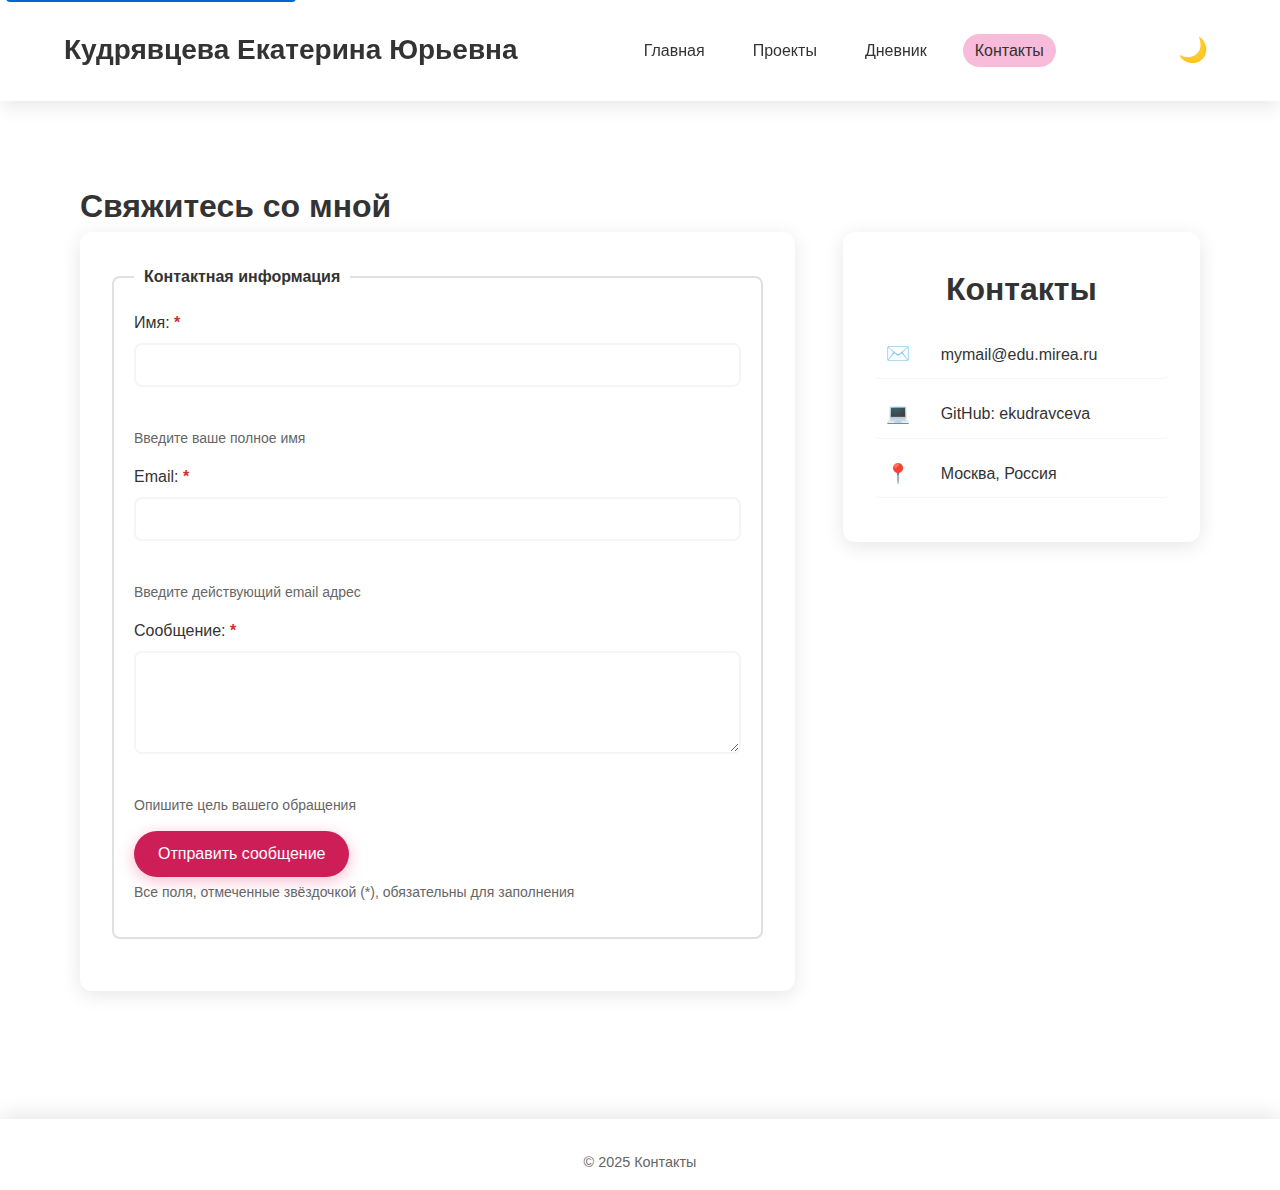
<file: pages/contacts.html>
<!DOCTYPE html>
<html lang="ru">

<head>
    <meta charset="UTF-8">
    <meta name="viewport" content="width=device-width, initial-scale=1, viewport-fit=cover">
    <title>Портфолио | Контакты</title>
    <link rel="stylesheet" href="../styles/styles.css">
</head>

<body>
    <a class="skip-link" href="#main">Перейти к основному содержимому</a>

    <!-- Хедер -->
    <header class="header" role="banner">
        <div class="container">
            <div class="logo">
                <h1>Кудрявцева Екатерина Юрьевна</h1>
            </div>

            <!-- Кнопка гамбургера -->
            <button class="nav-toggle" id="navToggle" aria-label="Открыть меню" aria-expanded="false"
                aria-controls="mainNav">
                <span></span>
                <span></span>
                <span></span>
            </button>

            <nav class="nav" id="mainNav" role="navigation" aria-label="Основная навигация">
                <ul>
                    <li><a href="../index.html" aria-current="page">Главная</a></li>
                    <li><a href="projects.html">Проекты</a></li>
                    <li><a href="diary.html">Дневник</a></li>
                    <li><a href="contacts.html" class="active">Контакты</a></li>
                </ul>
            </nav>

            <button class="theme-toggle" id="themeToggle" aria-label="Переключить тему">🌙</button>
        </div>
    </header>

    <!-- Основной контент -->
    <main id="main" class="main" role="main">
        <section class="contacts" aria-labelledby="contacts-heading">
            <div class="container">
                <h1 id="contacts-heading">Свяжитесь со мной</h1>

                <div class="contacts-content">
                    <div class="contact-form-container">
                        <form class="contact-form" id="contactForm" novalidate aria-live="polite">
                            <fieldset>
                                <legend>Контактная информация</legend>

                                <div class="form-group">
                                    <label for="name">
                                        Имя:
                                        <span class="required" aria-hidden="true">*</span>
                                        <span class="sr-only">обязательное поле</span>
                                    </label>
                                    <input type="text" id="name" name="name" required aria-required="true"
                                        aria-invalid="false" aria-describedby="nameError nameHelp" autocomplete="name">
                                    <span class="error-message" id="nameError" role="alert"
                                        aria-live="assertive"></span>
                                    <span class="help-text" id="nameHelp">Введите ваше полное имя</span>
                                </div>

                                <div class="form-group">
                                    <label for="email">
                                        Email:
                                        <span class="required" aria-hidden="true">*</span>
                                        <span class="sr-only">обязательное поле</span>
                                    </label>
                                    <input type="email" id="email" name="email" required aria-required="true"
                                        aria-invalid="false" aria-describedby="emailError emailHelp"
                                        autocomplete="email">
                                    <span class="error-message" id="emailError" role="alert"
                                        aria-live="assertive"></span>
                                    <span class="help-text" id="emailHelp">Введите действующий email адрес</span>
                                </div>

                                <div class="form-group">
                                    <label for="message">
                                        Сообщение:
                                        <span class="required" aria-hidden="true">*</span>
                                        <span class="sr-only">обязательное поле</span>
                                    </label>
                                    <textarea id="message" name="message" rows="5" required aria-required="true"
                                        aria-invalid="false" aria-describedby="messageError messageHelp"></textarea>
                                    <span class="error-message" id="messageError" role="alert"
                                        aria-live="assertive"></span>
                                    <span class="help-text" id="messageHelp">Опишите цель вашего обращения</span>
                                </div>

                                <button type="submit" class="btn" aria-describedby="submitHelp">
                                    Отправить сообщение
                                </button>
                                <span class="help-text" id="submitHelp">Все поля, отмеченные звёздочкой (*), обязательны
                                    для заполнения</span>
                            </fieldset>
                        </form>
                    </div>

                    <div class="contact-info" aria-labelledby="contact-info-heading">
                        <h2 id="contact-info-heading">Контакты</h2>
                        <div class="contact-item">
                            <span class="contact-icon" aria-hidden="true">✉️</span>
                            <span>mymail@edu.mirea.ru</span>
                        </div>
                        <div class="contact-item">
                            <span class="contact-icon" aria-hidden="true">💻</span>
                            <span>GitHub: ekudravceva</span>
                        </div>
                        <div class="contact-item">
                            <span class="contact-icon" aria-hidden="true">📍</span>
                            <span>Москва, Россия</span>
                        </div>
                    </div>
                </div>
            </div>
        </section>
    </main>

    <!-- Футер -->
    <footer class="footer" role="contentinfo">
        <div class="container">
            <p>© 2025 Контакты</p>
        </div>
    </footer>

    <script>
        // Функции для мобильного меню
        function initMobileMenu() {
            const navToggle = document.getElementById('navToggle');
            const mainNav = document.getElementById('mainNav');
            const body = document.body;

            if (!navToggle || !mainNav) return;

            // Создаем оверлей
            const overlay = document.createElement('div');
            overlay.className = 'nav-overlay';
            overlay.setAttribute('aria-hidden', 'true');
            body.appendChild(overlay);

            // Функция открытия меню
            function openMenu() {
                navToggle.classList.add('active');
                navToggle.setAttribute('aria-expanded', 'true');
                mainNav.classList.add('active');
                overlay.classList.add('active');
                overlay.setAttribute('aria-hidden', 'false');
                body.style.overflow = 'hidden';

                // Захват фокуса в меню
                const firstLink = mainNav.querySelector('a');
                if (firstLink) firstLink.focus();
            }

            // Функция закрытия меню
            function closeMenu() {
                navToggle.classList.remove('active');
                navToggle.setAttribute('aria-expanded', 'false');
                mainNav.classList.remove('active');
                overlay.classList.remove('active');
                overlay.setAttribute('aria-hidden', 'true');
                body.style.overflow = '';

                // Возврат фокуса на кнопку меню
                navToggle.focus();
            }

            // Переключение меню
            navToggle.addEventListener('click', function (e) {
                e.stopPropagation();
                if (mainNav.classList.contains('active')) {
                    closeMenu();
                } else {
                    openMenu();
                }
            });

            // Закрытие по клику на оверлей
            overlay.addEventListener('click', closeMenu);

            // Закрытие по клику на ссылку
            const navLinks = mainNav.querySelectorAll('a');
            navLinks.forEach(link => {
                link.addEventListener('click', function (e) {
                    const href = this.getAttribute('href');
                    if (href && href !== '#' && !href.includes('javascript')) {
                        setTimeout(closeMenu, 300);
                    } else {
                        closeMenu();
                    }
                });
            });

            // Закрытие по Escape
            document.addEventListener('keydown', function (e) {
                if (e.key === 'Escape' && mainNav.classList.contains('active')) {
                    closeMenu();
                }
            });

            // Закрытие при ресайзе
            window.addEventListener('resize', function () {
                if (window.innerWidth > 768 && mainNav.classList.contains('active')) {
                    closeMenu();
                }
            });

            // Закрытие при клике вне меню
            document.addEventListener('click', function (e) {
                if (mainNav.classList.contains('active') &&
                    !mainNav.contains(e.target) &&
                    !navToggle.contains(e.target) &&
                    !overlay.contains(e.target)) {
                    closeMenu();
                }
            });
        }

        // Функция для применения темы
        function applyTheme(theme) {
            if (theme === 'dark') {
                document.body.classList.add('dark-theme');
                themeToggle.textContent = '☀️';
                themeToggle.setAttribute('aria-label', 'Переключить на светлую тему');
            } else {
                document.body.classList.remove('dark-theme');
                themeToggle.textContent = '🌙';
                themeToggle.setAttribute('aria-label', 'Переключить на темную тему');
            }
        }

        // Функция для сохранения темы
        function saveTheme(theme) {
            localStorage.setItem('theme', theme);
        }

        // Функция для загрузки темы
        function loadTheme() {
            return localStorage.getItem('theme') || 'light';
        }

        // Валидация формы
        function initFormValidation() {
            const contactForm = document.getElementById('contactForm');
            const nameInput = document.getElementById('name');
            const emailInput = document.getElementById('email');
            const messageInput = document.getElementById('message');

            function validateName() {
                const value = nameInput.value.trim();
                const errorElement = document.getElementById('nameError');

                if (value === '') {
                    nameInput.setAttribute('aria-invalid', 'true');
                    errorElement.textContent = 'Пожалуйста, введите ваше имя';
                    return false;
                } else if (value.length < 2) {
                    nameInput.setAttribute('aria-invalid', 'true');
                    errorElement.textContent = 'Имя должно содержать минимум 2 символа';
                    return false;
                } else {
                    nameInput.setAttribute('aria-invalid', 'false');
                    errorElement.textContent = '';
                    return true;
                }
            }

            function validateEmail() {
                const value = emailInput.value.trim();
                const errorElement = document.getElementById('emailError');
                const emailRegex = /^[^\s@]+@[^\s@]+\.[^\s@]+$/;

                if (value === '') {
                    emailInput.setAttribute('aria-invalid', 'true');
                    errorElement.textContent = 'Пожалуйста, введите ваш email';
                    return false;
                } else if (!emailRegex.test(value)) {
                    emailInput.setAttribute('aria-invalid', 'true');
                    errorElement.textContent = 'Пожалуйста, введите корректный email адрес';
                    return false;
                } else {
                    emailInput.setAttribute('aria-invalid', 'false');
                    errorElement.textContent = '';
                    return true;
                }
            }

            function validateMessage() {
                const value = messageInput.value.trim();
                const errorElement = document.getElementById('messageError');

                if (value === '') {
                    messageInput.setAttribute('aria-invalid', 'true');
                    errorElement.textContent = 'Пожалуйста, введите сообщение';
                    return false;
                } else if (value.length < 10) {
                    messageInput.setAttribute('aria-invalid', 'true');
                    errorElement.textContent = 'Сообщение должно содержать минимум 10 символов';
                    return false;
                } else {
                    messageInput.setAttribute('aria-invalid', 'false');
                    errorElement.textContent = '';
                    return true;
                }
            }

            // Валидация при вводе
            nameInput.addEventListener('input', validateName);
            emailInput.addEventListener('input', validateEmail);
            messageInput.addEventListener('input', validateMessage);

            // Валидация при потере фокуса
            nameInput.addEventListener('blur', validateName);
            emailInput.addEventListener('blur', validateEmail);
            messageInput.addEventListener('blur', validateMessage);

            // Обработка отправки формы
            contactForm.addEventListener('submit', function (e) {
                e.preventDefault();

                const isNameValid = validateName();
                const isEmailValid = validateEmail();
                const isMessageValid = validateMessage();

                if (isNameValid && isEmailValid && isMessageValid) {
                    // Имитация успешной отправки
                    const submitButton = contactForm.querySelector('button[type="submit"]');
                    const originalText = submitButton.textContent;

                    submitButton.textContent = 'Отправка...';
                    submitButton.disabled = true;

                    setTimeout(() => {
                        alert('Сообщение успешно отправлено! Спасибо за ваше обращение.');
                        contactForm.reset();
                        submitButton.textContent = originalText;
                        submitButton.disabled = false;

                        // Сброс состояний ARIA
                        [nameInput, emailInput, messageInput].forEach(input => {
                            input.setAttribute('aria-invalid', 'false');
                        });

                        // Фокус на первую поле после успешной отправки
                        nameInput.focus();
                    }, 1500);
                } else {
                    // Фокус на первое поле с ошибкой
                    const firstInvalid = contactForm.querySelector('[aria-invalid="true"]');
                    if (firstInvalid) {
                        firstInvalid.focus();
                    }
                }
            });
        }

        // ОДИН DOMContentLoaded для всей страницы
        document.addEventListener('DOMContentLoaded', function () {
            const themeToggle = document.getElementById('themeToggle');

            // Загружаем сохраненную тему
            const savedTheme = loadTheme();
            applyTheme(savedTheme);

            // Переключение темы
            themeToggle.addEventListener('click', function () {
                const isDark = document.body.classList.contains('dark-theme');
                const newTheme = isDark ? 'light' : 'dark';

                applyTheme(newTheme);
                saveTheme(newTheme);
            });

            // Инициализация мобильного меню
            initMobileMenu();

            // Инициализация валидации формы
            initFormValidation();
        });
    </script>

</body>

</html>
</file>
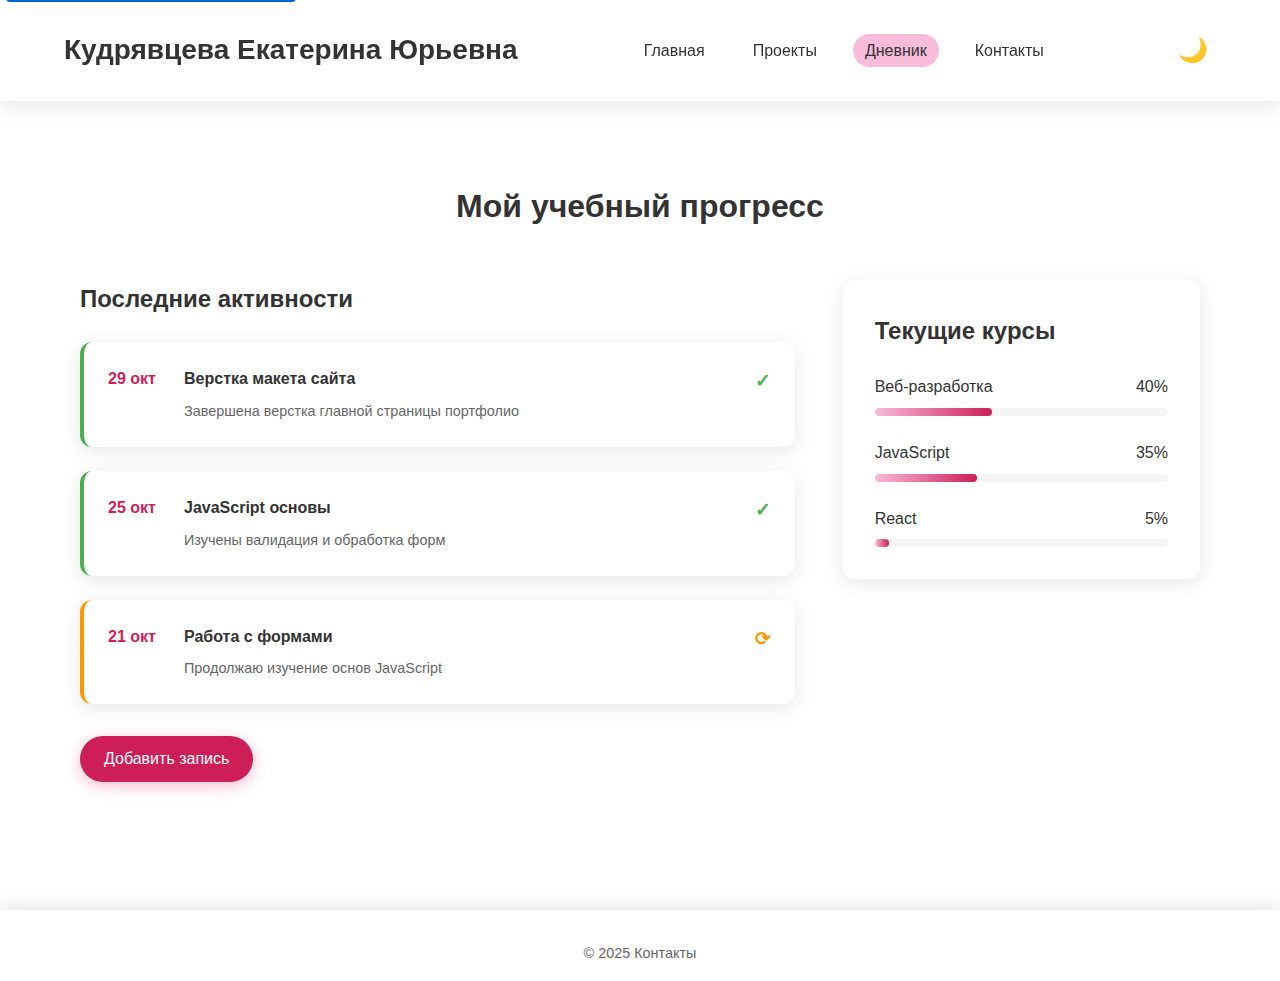
<file: pages/diary.html>
<!DOCTYPE html>
<html lang="ru">

<head>
    <meta charset="UTF-8">
    <meta name="viewport" content="width=device-width, initial-scale=1, viewport-fit=cover">
    <title>Портфолио | Дневник</title>
    <link rel="stylesheet" href="../styles/styles.css">
</head>

<body>
    <a class="skip-link" href="#main">Перейти к основному содержимому</a>
    <!-- Хедер -->
    <header class="header">
        <div class="container">
            <div class="logo">
                <h1>Кудрявцева Екатерина Юрьевна</h1>
            </div>

            <!-- Добавляем кнопку гамбургера -->
            <button class="nav-toggle" id="navToggle" aria-label="Открыть меню">
                <span></span>
                <span></span>
                <span></span>
            </button>

            <nav class="nav" id="mainNav">
                <ul>
                    <li><a href="../index.html">Главная</a></li>
                    <li><a href="projects.html">Проекты</a></li>
                    <li><a href="diary.html" class="active">Дневник</a></li>
                    <li><a href="contacts.html">Контакты</a></li>
                </ul>
            </nav>

            <button class="theme-toggle" id="themeToggle">🌙</button>
        </div>
    </header>

    <!-- Основной контент -->
    <main id="main" class="main">
        <section class="diary">
            <div class="container">
                <h2>Мой учебный прогресс</h2>

                <div class="diary-content">
                    <div class="progress-timeline">
                        <h3>Последние активности</h3>
                        <div class="timeline">
                            <div class="timeline-item completed">
                                <div class="timeline-date">29 окт</div>
                                <div class="timeline-content">
                                    <h4>Верстка макета сайта</h4>
                                    <p>Завершена верстка главной страницы портфолио</p>
                                </div>
                                <div class="timeline-status">✓</div>
                            </div>
                            <div class="timeline-item completed">
                                <div class="timeline-date">25 окт</div>
                                <div class="timeline-content">
                                    <h4>JavaScript основы</h4>
                                    <p>Изучены валидация и обработка форм</p>
                                </div>
                                <div class="timeline-status">✓</div>
                            </div>
                            <div class="timeline-item in-progress">
                                <div class="timeline-date">21 окт</div>
                                <div class="timeline-content">
                                    <h4>Работа с формами</h4>
                                    <p>Продолжаю изучение основ JavaScript</p>
                                </div>
                                <div class="timeline-status">⟳</div>
                            </div>
                        </div>
                        <button class="btn" id="addEntryBtn">Добавить запись</button>
                    </div>

                    <div class="current-courses">
                        <h3>Текущие курсы</h3>
                        <div class="course-progress">
                            <div class="course-item">
                                <div class="course-info">
                                    <span>Веб-разработка</span>
                                    <span>40%</span>
                                </div>
                                <div class="course-bar">
                                    <div class="course-progress-fill" data-width="40"></div>
                                </div>
                            </div>
                            <div class="course-item">
                                <div class="course-info">
                                    <span>JavaScript</span>
                                    <span>35%</span>
                                </div>
                                <div class="course-bar">
                                    <div class="course-progress-fill" data-width="35"></div>
                                </div>
                            </div>
                            <div class="course-item">
                                <div class="course-info">
                                    <span>React</span>
                                    <span>5%</span>
                                </div>
                                <div class="course-bar">
                                    <div class="course-progress-fill" data-width="5"></div>
                                </div>
                            </div>
                        </div>
                    </div>
                </div>
            </div>
        </section>
    </main>

    <!-- Футер -->
    <footer class="footer">
        <div class="container">
            <p>© 2025 Контакты</p>
        </div>
    </footer>

    <script>
        // Функции для мобильного меню
        function initMobileMenu() {
            const navToggle = document.getElementById('navToggle');
            const mainNav = document.getElementById('mainNav');
            const body = document.body;

            if (!navToggle || !mainNav) return;

            // Создаем оверлей
            const overlay = document.createElement('div');
            overlay.className = 'nav-overlay';
            body.appendChild(overlay);

            // Функция открытия меню
            function openMenu() {
                navToggle.classList.add('active');
                navToggle.setAttribute('aria-expanded', 'true');
                mainNav.classList.add('active');
                overlay.classList.add('active');
                body.style.overflow = 'hidden';
            }

            // Функция закрытия меню
            function closeMenu() {
                navToggle.classList.remove('active');
                navToggle.setAttribute('aria-expanded', 'false');
                mainNav.classList.remove('active');
                overlay.classList.remove('active');
                body.style.overflow = '';
            }

            // Переключение меню
            navToggle.addEventListener('click', function (e) {
                e.stopPropagation(); // Предотвращаем всплытие
                if (mainNav.classList.contains('active')) {
                    closeMenu();
                } else {
                    openMenu();
                }
            });

            // Закрытие по клику на оверлей
            overlay.addEventListener('click', closeMenu);

            // Закрытие по клику на ссылку - ФИКС: добавляем небольшую задержку
            const navLinks = mainNav.querySelectorAll('a');
            navLinks.forEach(link => {
                link.addEventListener('click', function (e) {
                    // Проверяем, что ссылка ведет на существующую страницу
                    const href = this.getAttribute('href');
                    if (href && href !== '#' && !href.includes('javascript')) {
                        setTimeout(closeMenu, 300); // Небольшая задержка для анимации
                    } else {
                        closeMenu();
                    }
                });
            });

            // Закрытие по Escape
            document.addEventListener('keydown', function (e) {
                if (e.key === 'Escape' && mainNav.classList.contains('active')) {
                    closeMenu();
                }
            });

            // Закрытие при ресайзе (если перешли на десктоп)
            window.addEventListener('resize', function () {
                if (window.innerWidth > 768 && mainNav.classList.contains('active')) {
                    closeMenu();
                }
            });

            // Закрытие при клике вне меню
            document.addEventListener('click', function (e) {
                if (mainNav.classList.contains('active') &&
                    !mainNav.contains(e.target) &&
                    !navToggle.contains(e.target) &&
                    !overlay.contains(e.target)) {
                    closeMenu();
                }
            });
        }

        // Функция для применения темы
        function applyTheme(theme) {
            if (theme === 'dark') {
                document.body.classList.add('dark-theme');
                themeToggle.textContent = '☀️';
            } else {
                document.body.classList.remove('dark-theme');
                themeToggle.textContent = '🌙';
            }
        }

        // Функция для сохранения темы
        function saveTheme(theme) {
            localStorage.setItem('theme', theme);
        }

        // Функция для загрузки темы
        function loadTheme() {
            return localStorage.getItem('theme') || 'light';
        }

        // ОДИН DOMContentLoaded для всей страницы
        document.addEventListener('DOMContentLoaded', function () {
            const themeToggle = document.getElementById('themeToggle');

            // Загружаем сохраненную тему
            const savedTheme = loadTheme();
            applyTheme(savedTheme);

            // Переключение темы
            themeToggle.addEventListener('click', function () {
                const isDark = document.body.classList.contains('dark-theme');
                const newTheme = isDark ? 'light' : 'dark';

                applyTheme(newTheme);
                saveTheme(newTheme);
            });

            // Анимация прогресс-баров курсов
            const courseBars = document.querySelectorAll('.course-progress-fill');
            courseBars.forEach(bar => {
                const width = bar.getAttribute('data-width');
                setTimeout(() => {
                    bar.style.width = width + '%';
                }, 500);
            });

            // Добавление новой записи
            const addEntryBtn = document.getElementById('addEntryBtn');
            addEntryBtn.addEventListener('click', function () {
                const timeline = document.querySelector('.timeline');
                const newEntry = document.createElement('div');
                newEntry.className = 'timeline-item in-progress';
                newEntry.innerHTML = `
                <div class="timeline-date">${new Date().toLocaleDateString('ru-RU', { day: 'numeric', month: 'short' })}</div>
                <div class="timeline-content">
                    <h4>Новая задача</h4>
                    <p>Описание новой учебной задачи</p>
                </div>
                <div class="timeline-status">⟳</div>
            `;
                timeline.prepend(newEntry);

                // Показать уведомление
                alert('Новая запись добавлена!');
            });

            // Инициализация мобильного меню
            initMobileMenu();
        });
    </script>
</body>

</html>
</file>
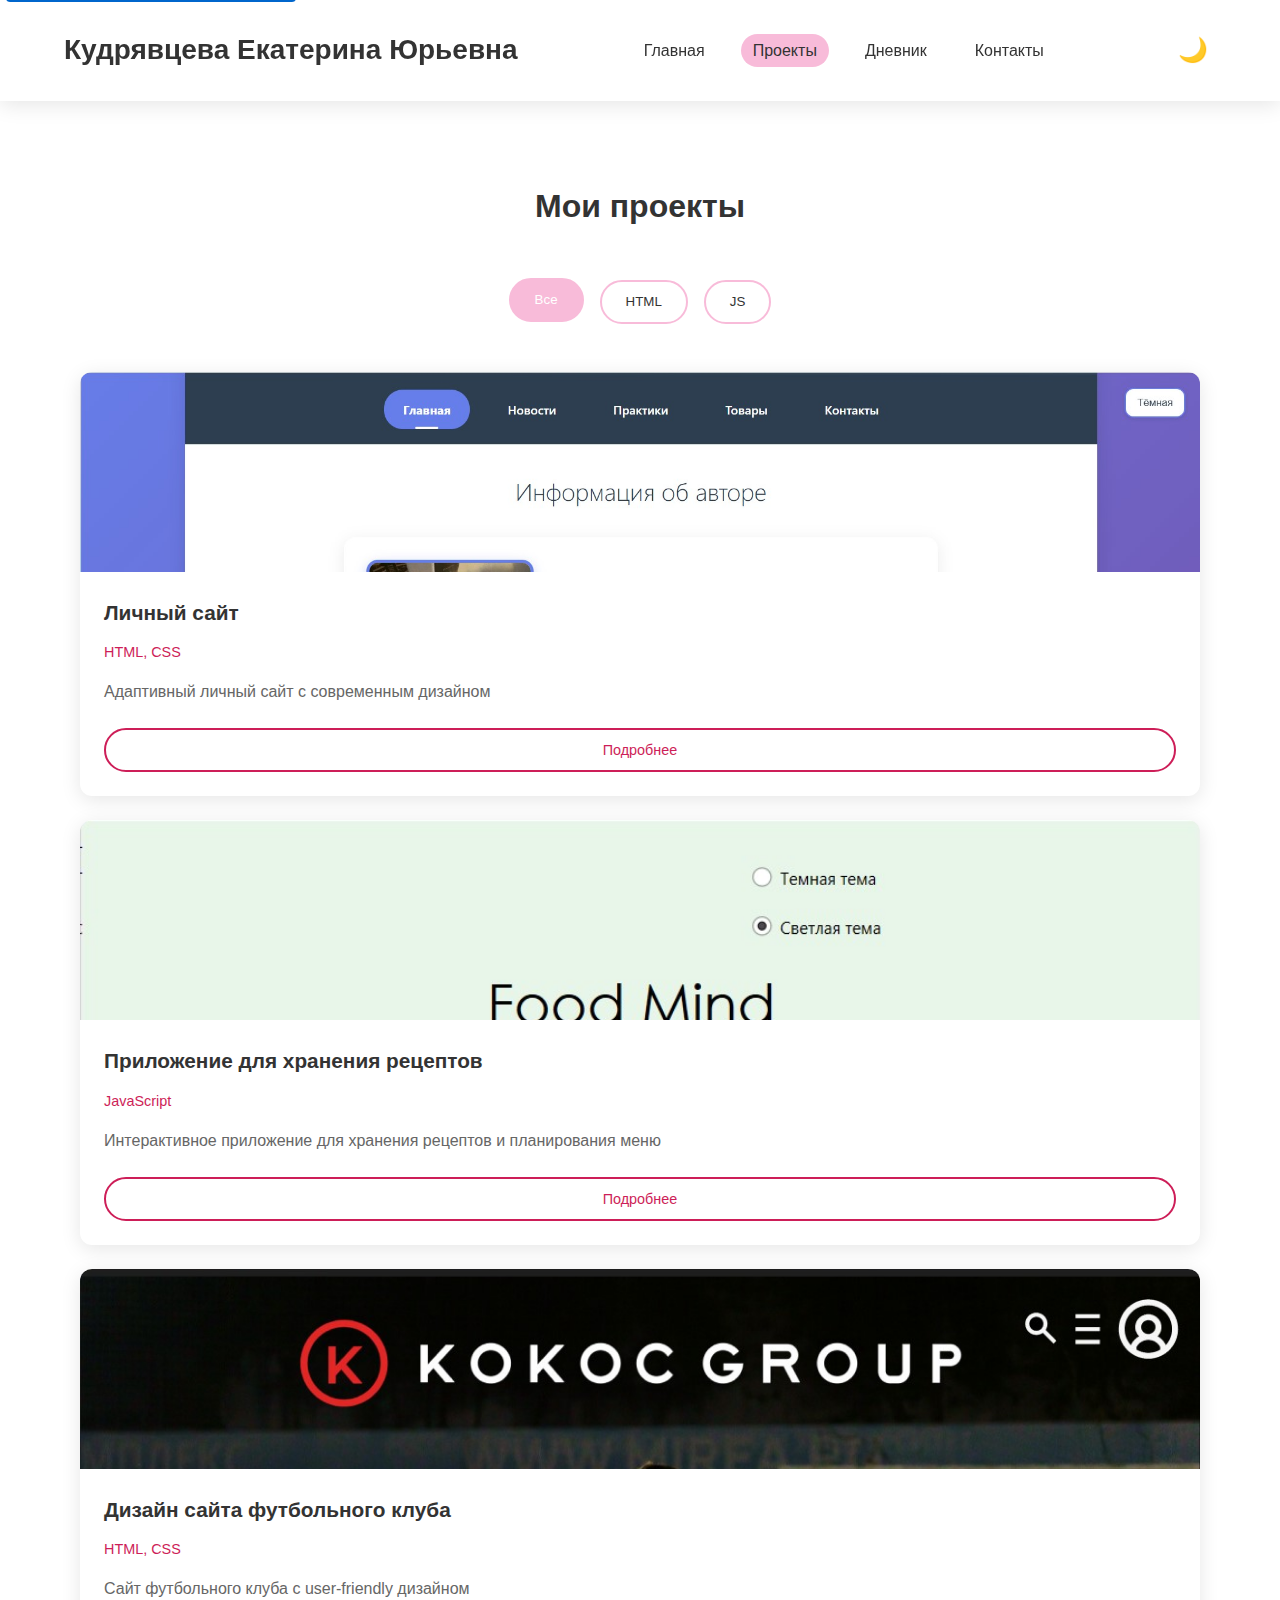
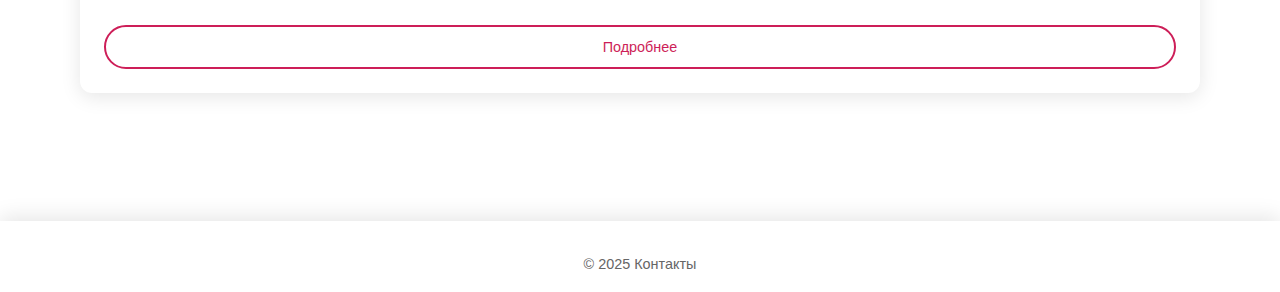
<file: pages/projects.html>
<!DOCTYPE html>
<html lang="ru">

<head>
    <meta charset="UTF-8">
    <meta name="viewport" content="width=device-width, initial-scale=1, viewport-fit=cover">
    <title>Портфолио | Проекты</title>
    <link rel="stylesheet" href="../styles/styles.css">
</head>

<body>
    <a class="skip-link" href="#main">Перейти к основному содержимому</a>
    <!-- Хедер -->
    <header class="header">
        <div class="container">
            <div class="logo">
                <h1>Кудрявцева Екатерина Юрьевна</h1>
            </div>

            <!-- Добавляем кнопку гамбургера -->
            <button class="nav-toggle" id="navToggle" aria-label="Открыть меню">
                <span></span>
                <span></span>
                <span></span>
            </button>

            <nav class="nav" id="mainNav">
                <ul>
                    <li><a href="../index.html">Главная</a></li>
                    <li><a href="projects.html" class="active">Проекты</a></li>
                    <li><a href="diary.html">Дневник</a></li>
                    <li><a href="contacts.html">Контакты</a></li>
                </ul>
            </nav>

            <button class="theme-toggle" id="themeToggle">🌙</button>
        </div>
    </header>

    <!-- Основной контент -->
    <main id="main" class="main">
        <section class="projects-page">
            <div class="container">
                <h2>Мои проекты</h2>
                <div class="filter-tabs">
                    <button class="filter-btn active">Все</button>
                    <button class="filter-btn">HTML</button>
                    <button class="filter-btn">JS</button>
                </div>
                <div class="projects-grid-full">
                    <div class="project-card-full" data-category="html">
                        <div class="project-image">
                            <img src="../images/project1.jpg" alt="Личный сайт" class="project-photo" loading="lazy">>
                        </div>
                        <div class="project-info">
                            <h3>Личный сайт</h3>
                            <p class="project-tech">HTML, CSS</p>
                            <p class="project-desc">Адаптивный личный сайт с современным дизайном</p>
                            <div class="project-links">
                                <button class="btn-outline" onclick="openModal('modal1')">Подробнее</button>
                            </div>
                        </div>
                    </div>
                    <div class="project-card-full" data-category="js">
                        <div class="project-image">
                            <img src="../images/project2.jpg" alt="Личный сайт" class="project-photo" loading="lazy">>
                        </div>
                        <div class="project-info">
                            <h3>Приложение для хранения рецептов</h3>
                            <p class="project-tech">JavaScript</p>
                            <p class="project-desc">Интерактивное приложение для хранения рецептов и планирования меню
                            </p>
                            <div class="project-links">
                                <button class="btn-outline" onclick="openModal('modal2')">Подробнее</button>
                            </div>
                        </div>
                    </div>
                    <div class="project-card-full" data-category="html">
                        <div class="project-image">
                            <img src="../images/project3.jpg" alt="Личный сайт" class="project-photo" loading="lazy">>
                        </div>
                        <div class="project-info">
                            <h3>Дизайн сайта футбольного клуба</h3>
                            <p class="project-tech">HTML, CSS</p>
                            <p class="project-desc">Сайт футбольного клуба с user-friendly дизайном</p>
                            <div class="project-links">
                                <button class="btn-outline" onclick="openModal('modal3')">Подробнее</button>
                            </div>
                        </div>
                    </div>
                </div>
            </div>
        </section>
    </main>

    <!-- Футер -->
    <footer class="footer">
        <div class="container">
            <p>© 2025 Контакты</p>
        </div>
    </footer>

    <!-- Модальные окна для проектов -->
    <div id="modal1" class="modal">
        <div class="modal-content">
            <span class="close" onclick="closeModal('modal1')">&times;</span>
            <h3>Личный сайт</h3>
            <div class="modal-gallery">
                <img src="../images/project1.jpg" alt="Личный сайт - скриншот">
            </div>
            <div class="modal-description">
                <p><strong>Полное описание:</strong> Современный адаптивный личный сайт с анимациями и интерактивными
                    элементами. Реализована темная тема, плавные переходы и адаптивная верстка для всех устройств.</p>
                <p><strong>Технологии:</strong> HTML, CSS, JavaScript, Flexbox, Grid</p>
                <p><strong>Особенности:</strong> Адаптивный дизайн, темная тема, анимации, валидация форм</p>
            </div>
            <div class="modal-links">
                <a href="#" class="btn">Живая версия</a>
                <a href="#" class="btn-outline">Исходный код</a>
            </div>
        </div>
    </div>

    <div id="modal2" class="modal">
        <div class="modal-content">
            <span class="close" onclick="closeModal('modal2')">&times;</span>
            <h3>Приложение для хранения рецептов</h3>
            <div class="modal-gallery">
                <img src="../images/project2.jpg" alt="Приложение рецептов - скриншот 1">
            </div>
            <div class="modal-description">
                <p><strong>Полное описание:</strong> Интерактивное приложение для хранения кулинарных рецептов и
                    планирования меню. Возможность добавления, редактирования и поиска рецептов.</p>
                <p><strong>Технологии:</strong> JavaScript, Local Storage, CSS Grid</p>
                <p><strong>Особенности:</strong> Локальное хранение данных, поиск и фильтрация, планирование меню</p>
            </div>
            <div class="modal-links">
                <a href="#" class="btn">Живая версия</a>
                <a href="#" class="btn-outline">Исходный код</a>
            </div>
        </div>
    </div>

    <div id="modal3" class="modal">
        <div class="modal-content">
            <span class="close" onclick="closeModal('modal3')">&times;</span>
            <h3>Дизайн сайта футбольного клуба</h3>
            <div class="modal-gallery">
                <img src="../images/project3.jpg" alt="Сайт футбольного клуба - скриншот 1">
            </div>
            <div class="modal-description">
                <p><strong>Полное описание:</strong> Современный дизайн сайта для футбольного клуба с user-friendly
                    интерфейсом. Включает разделы: расписание матчей, состав команды, новости и галерея.</p>
                <p><strong>Технологии:</strong> HTML, CSS, Responsive Design</p>
                <p><strong>Особенности:</strong> Адаптивный дизайн, интуитивная навигация, оптимизация для мобильных
                    устройств</p>
            </div>
            <div class="modal-links">
                <a href="#" class="btn">Живая версия</a>
                <a href="#" class="btn-outline">Исходный код</a>
            </div>
        </div>
    </div>

    <script>
        /// Функции для мобильного меню
        function initMobileMenu() {
            const navToggle = document.getElementById('navToggle');
            const mainNav = document.getElementById('mainNav');
            const body = document.body;

            if (!navToggle || !mainNav) return;

            // Создаем оверлей
            const overlay = document.createElement('div');
            overlay.className = 'nav-overlay';
            body.appendChild(overlay);

            // Функция открытия меню
            function openMenu() {
                navToggle.classList.add('active');
                navToggle.setAttribute('aria-expanded', 'true');
                mainNav.classList.add('active');
                overlay.classList.add('active');
                body.style.overflow = 'hidden';
            }

            // Функция закрытия меню
            function closeMenu() {
                navToggle.classList.remove('active');
                navToggle.setAttribute('aria-expanded', 'false');
                mainNav.classList.remove('active');
                overlay.classList.remove('active');
                body.style.overflow = '';
            }

            // Переключение меню
            navToggle.addEventListener('click', function (e) {
                e.stopPropagation(); // Предотвращаем всплытие
                if (mainNav.classList.contains('active')) {
                    closeMenu();
                } else {
                    openMenu();
                }
            });

            // Закрытие по клику на оверлей
            overlay.addEventListener('click', closeMenu);

            // Закрытие по клику на ссылку - ФИКС: добавляем небольшую задержку
            const navLinks = mainNav.querySelectorAll('a');
            navLinks.forEach(link => {
                link.addEventListener('click', function (e) {
                    // Проверяем, что ссылка ведет на существующую страницу
                    const href = this.getAttribute('href');
                    if (href && href !== '#' && !href.includes('javascript')) {
                        setTimeout(closeMenu, 300); // Небольшая задержка для анимации
                    } else {
                        closeMenu();
                    }
                });
            });

            // Закрытие по Escape
            document.addEventListener('keydown', function (e) {
                if (e.key === 'Escape' && mainNav.classList.contains('active')) {
                    closeMenu();
                }
            });

            // Закрытие при ресайзе (если перешли на десктоп)
            window.addEventListener('resize', function () {
                if (window.innerWidth > 768 && mainNav.classList.contains('active')) {
                    closeMenu();
                }
            });

            // Закрытие при клике вне меню
            document.addEventListener('click', function (e) {
                if (mainNav.classList.contains('active') &&
                    !mainNav.contains(e.target) &&
                    !navToggle.contains(e.target) &&
                    !overlay.contains(e.target)) {
                    closeMenu();
                }
            });
        }
        // Функция для применения темы
        function applyTheme(theme) {
            if (theme === 'dark') {
                document.body.classList.add('dark-theme');
                themeToggle.textContent = '☀️';
            } else {
                document.body.classList.remove('dark-theme');
                themeToggle.textContent = '🌙';
            }
        }

        // Функция для сохранения темы
        function saveTheme(theme) {
            localStorage.setItem('theme', theme);
        }

        // Функция для загрузки темы
        function loadTheme() {
            return localStorage.getItem('theme') || 'light';
        }

        // Функции для модальных окон
        function openModal(modalId) {
            document.getElementById(modalId).style.display = 'block';
            document.body.style.overflow = 'hidden'; // Блокируем скролл страницы
        }

        function closeModal(modalId) {
            document.getElementById(modalId).style.display = 'none';
            document.body.style.overflow = 'auto'; // Возвращаем скролл
        }

        // Закрытие модального окна при клике вне его
        function initModalEvents() {
            window.onclick = function (event) {
                const modals = document.querySelectorAll('.modal');
                modals.forEach(modal => {
                    if (event.target === modal) {
                        closeModal(modal.id);
                    }
                });
            }

            // Закрытие модального окна при нажатии Escape
            document.addEventListener('keydown', function (event) {
                if (event.key === 'Escape') {
                    const modals = document.querySelectorAll('.modal');
                    modals.forEach(modal => {
                        if (modal.style.display === 'block') {
                            closeModal(modal.id);
                        }
                    });
                }
            });
        }

        // ОДИН DOMContentLoaded для всей страницы
        document.addEventListener('DOMContentLoaded', function () {
            const themeToggle = document.getElementById('themeToggle');

            // Загружаем сохраненную тему
            const savedTheme = loadTheme();
            applyTheme(savedTheme);

            // Переключение темы
            themeToggle.addEventListener('click', function () {
                const isDark = document.body.classList.contains('dark-theme');
                const newTheme = isDark ? 'light' : 'dark';

                applyTheme(newTheme);
                saveTheme(newTheme);
            });

            // Фильтрация проектов
            const filterBtns = document.querySelectorAll('.filter-btn');
            const projectCards = document.querySelectorAll('.project-card-full');

            filterBtns.forEach(btn => {
                btn.addEventListener('click', function () {
                    // Убираем активный класс у всех кнопок
                    filterBtns.forEach(b => b.classList.remove('active'));
                    // Добавляем активный класс текущей кнопке
                    this.classList.add('active');

                    const filter = this.textContent.toLowerCase();

                    projectCards.forEach(card => {
                        if (filter === 'все' || card.getAttribute('data-category') === filter) {
                            card.style.display = 'flex';
                        } else {
                            card.style.display = 'none';
                        }
                    });
                });
            });

            // Инициализация мобильного меню
            initMobileMenu();

            // Инициализация событий модальных окон
            initModalEvents();
        });
    </script>
</body>

</html>
</file>
<file: styles/styles.css>
/* Базовые стили и сброс */
* {
    margin: 0;
    padding: 0;
    box-sizing: border-box;
}

:root {
    color-scheme: light dark;
    --primary-color: #f8bbd9;
    --primary-dark: #cd1e58;
    --secondary-color: #f5f5f5;
    --text-color: #333;
    --text-light: #666;
    --background: #fff;
    --card-bg: #fff;
    --shadow: 0 4px 20px rgba(0, 0, 0, 0.1);
    --border-radius: 12px;
    --transition: all 0.3s ease;
    --space-xs: 0.5rem;
    --space-sm: 0.75rem;
    --space-md: 1rem;
    --space-lg: 1.5rem;
    --space-xl: 2rem;
    --space-2xl: 3rem;
    --container-max: 72rem;
    --gutter: 1rem;
}

.dark-theme {
    --primary-color: #e91e63;
    --primary-dark: #9d134f;
    --secondary-color: #424242;
    --text-color: #f5f5f5;
    --text-light: #bdbdbd;
    --background: #303030;
    --card-bg: #424242;
    --shadow: 0 4px 20px rgba(0, 0, 0, 0.3);
}

body {
    font-family: 'Segoe UI', Tahoma, Geneva, Verdana, sans-serif;
    line-height: 1.6;
    color: var(--text-color);
    background-color: var(--background);
    transition: var(--transition);
    margin: 0;
    position: relative;
}

/* ИСПРАВЛЕННЫЙ КОНТЕЙНЕР */
.container {
    width: min(100% - 2 * var(--gutter), var(--container-max));
    margin-inline: auto;
    padding-inline: var(--gutter);
}

.page {
    min-height: 100vh;
    min-height: 100svh;
    min-height: 100dvh;
    display: flex;
    flex-direction: column;
}

main {
    flex: 1;
}

/* Хедер */
.header {
    position: sticky;
    top: 0;
    padding-block-start: calc(var(--space-sm) + env(safe-area-inset-top));
    padding-block-end: var(--space-sm);
    padding-inline-start: calc(var(--space-md) + env(safe-area-inset-left));
    padding-inline-end: calc(var(--space-md) + env(safe-area-inset-right));
    background: var(--card-bg);
    box-shadow: var(--shadow);
    z-index: 1000;
    isolation: isolate;
    transition: var(--transition);
}

.header .container {
    display: flex;
    justify-content: space-between;
    align-items: center;
    padding: 1rem 0;
    position: relative;
}

.logo {
    display: flex;
    align-items: center;
    gap: 10px;
}

@keyframes float {

    0%,
    100% {
        transform: translateY(0);
    }

    50% {
        transform: translateY(-5px);
    }
}

.skip-link {
    position: absolute;
    inset-inline-start: var(--space-md);
    inset-block-start: -100%;
    z-index: 10000;
    padding: var(--space-xs) var(--space-sm);
    background: #111;
    color: #fff;
    border-radius: .5rem;
    text-decoration: none;
}

.skip-link:focus,
.skip-link:focus-visible {
    inset-block-start: var(--space-md);
}

:focus-visible {
    outline: 3px solid #2563eb;
    outline-offset: 2px;
}

a,
button,
input,
textarea {
    outline-offset: 2px;
}

/* Крупные цели на устройствах с pointer:coarse */
@media (pointer: coarse) {

    a,
    button,
    .nav a {
        min-height: 44px;
        padding: var(--space-sm) var(--space-md);
    }
}

/* Уважение к снижению движения */
@media (prefers-reduced-motion: reduce) {
    * {
        animation: none !important;
        transition: none !important;
    }
}

/* Повышенный контраст */
@media (prefers-contrast: more) {

    .btn,
    .btn-outline,
    .filter-btn,
    .theme-toggle {
        box-shadow: inset 0 0 0 2px #fff;
    }
}

.logo h1 {
    font-size: clamp(1.25rem, 1rem + 1vw, 1.75rem);
    font-weight: 600;
    color: var(--text-color);
}

.nav ul {
    display: flex;
    list-style: none;
    gap: var(--space-lg);
    flex-wrap: wrap;
}

.nav a {
    text-decoration: none;
    color: var(--text-color);
    font-weight: 500;
    padding: var(--space-xs) var(--space-sm);
    border-radius: 20px;
    transition: var(--transition);
    position: relative;
}

.nav a:hover {
    color: var(--primary-dark);
}

.nav a.active {
    background-color: var(--primary-color);
    color: var(--text-color);
}

.nav a::after {
    content: '';
    position: absolute;
    bottom: -5px;
    left: 0;
    width: 0;
    height: 2px;
    background-color: var(--primary-dark);
    transition: var(--transition);
}

.nav a:hover::after {
    width: 100%;
}

.theme-toggle {
    background: none;
    border: none;
    font-size: 1.5rem;
    cursor: pointer;
    padding: var(--space-xs);
    border-radius: 50%;
    transition: var(--transition);
    min-height: 44px;
    min-width: 44px;
    display: flex;
    align-items: center;
    justify-content: center;
}

.theme-toggle:hover {
    background-color: var(--secondary-color);
    transform: rotate(15deg);
}

/* ===== ИСПРАВЛЕННОЕ МОБИЛЬНОЕ МЕНЮ ===== */

/* Кнопка гамбургера */
.nav-toggle {
    display: none;
    flex-direction: column;
    justify-content: space-between;
    width: 30px;
    height: 21px;
    background: none;
    border: none;
    cursor: pointer;
    padding: 0;
    z-index: 1003;
    position: relative;
}

.nav-toggle span {
    display: block;
    height: 3px;
    width: 100%;
    background-color: var(--text-color);
    border-radius: 3px;
    transition: var(--transition);
    transform-origin: center;
}

/* Анимация гамбургера в крестик */
.nav-toggle.active span:nth-child(1) {
    transform: rotate(45deg) translate(6px, 6px);
}

.nav-toggle.active span:nth-child(2) {
    opacity: 0;
}

.nav-toggle.active span:nth-child(3) {
    transform: rotate(-45deg) translate(6px, -6px);
}

/* Навигация для мобильных */
@media (max-width: 768px) {
    .nav-toggle {
        display: flex;
    }

    .nav {
        position: fixed;
        top: 0;
        right: -100%;
        width: 280px;
        height: 100vh;
        height: 100dvh;
        background: var(--card-bg);
        box-shadow: -5px 0 25px rgba(0, 0, 0, 0.3);
        transition: right 0.4s ease;
        z-index: 1002;
        padding: 100px 30px 40px;
        /* overflow-y: auto; */
    }

    .nav.active {
        right: 0;
    }

    .nav ul {
        flex-direction: column;
        gap: 0;
        margin: 0;
        padding: 0;
    }

    .nav li {
        width: 100%;
        border-bottom: 1px solid var(--secondary-color);
        list-style: none;
    }

    .nav li:last-child {
        border-bottom: none;
    }

    .nav a {
        display: flex;
        align-items: center;
        padding: 18px 15px;
        border-radius: 0;
        min-height: 60px;
        color: var(--text-color);
        font-weight: 600;
        text-decoration: none;
        font-size: 1.1rem;
        transition: all 0.3s ease;
        background: transparent;
        border: none;
    }

    .nav a:hover {
        background-color: var(--primary-color);
        color: var(--text-color);
        transform: translateX(10px);
    }

    .nav a.active {
        background-color: var(--primary-color);
        color: var(--text-color);
        font-weight: 700;
    }

    .nav a::after {
        display: none;
    }

    /* Оверлей при открытом меню */
    .nav-overlay {
        position: fixed;
        top: 0;
        left: 0;
        width: 100%;
        height: 100%;
        height: 100dvh;
        background: rgba(0, 0, 0, 0.7);
        backdrop-filter: blur(8px);
        z-index: 1001;
        opacity: 0;
        visibility: hidden;
        transition: all 0.4s ease;
    }

    .nav-overlay.active {
        opacity: 1;
        /* visibility: visible; */
    }

    /* Корректируем header для мобильных */
    .header .container {
        position: relative;
        flex-wrap: nowrap;
        min-height: 70px;
    }

    .theme-toggle {
        margin-left: auto;
        margin-right: 15px;
        z-index: 1003;
        position: relative;
    }

    .logo {
        z-index: 1003;
        position: relative;
    }
}

/* Для очень маленьких экранов */
@media (max-width: 480px) {
    .nav {
        width: 100%;
        max-width: none;
        padding: 90px 20px 30px;
    }

    .logo h1 {
        font-size: 1.1rem;
    }
}

/* Плавное появление пунктов меню */
.nav li {
    opacity: 1;
    transform: translateX(0);
    transition: all 0.3s ease;
}

.nav.active li {
    animation: slideInRight 0.5s ease forwards;
}

.nav.active li:nth-child(1) {
    animation-delay: 0.1s;
}

.nav.active li:nth-child(2) {
    animation-delay: 0.2s;
}

.nav.active li:nth-child(3) {
    animation-delay: 0.3s;
}

.nav.active li:nth-child(4) {
    animation-delay: 0.4s;
}

@keyframes slideInRight {
    from {
        opacity: 0;
        transform: translateX(30px);
    }

    to {
        opacity: 1;
        transform: translateX(0);
    }
}

/* Обновленные медиа-запросы для header */
@media (max-width: 768px) {
    .header .container {
        flex-wrap: nowrap;
        gap: 15px;
        padding: 10px 0;
    }

    .logo {
        flex: 1;
        min-width: 0;
    }

    .logo h1 {
        font-size: clamp(1rem, 4vw, 1.25rem);
        white-space: nowrap;
        overflow: hidden;
        text-overflow: ellipsis;
    }

    .theme-toggle {
        order: 2;
        margin: 0;
    }

    .nav-toggle {
        order: 3;
    }
}

/* Улучшения доступности */
.nav-toggle:focus {
    outline: 2px solid var(--primary-color);
    outline-offset: 2px;
}

.nav a:focus {
    outline: 2px solid var(--primary-color);
    outline-offset: -2px;
}

/* Основной контент */
.main {
    padding-inline: clamp(var(--space-md), calc(var(--space-sm) + 1vw), var(--space-xl));
    padding-block: var(--space-xl);
}

/* Главная страница */
.hero {
    padding: var(--space-2xl) 0;
    background: linear-gradient(135deg, var(--primary-color) 0%, var(--secondary-color) 100%);
    border-radius: 0 0 var(--border-radius) var(--border-radius);
    margin-bottom: var(--space-2xl);
}

.hero-content {
    display: grid;
    grid-template-columns: 1fr;
    gap: var(--space-2xl);
    align-items: center;
}

@media (min-width: 768px) {
    .hero-content {
        grid-template-columns: 1fr 1fr;
    }
}

.hero-text {
    animation: fadeInLeft 1s ease;
}

@keyframes fadeInLeft {
    from {
        opacity: 0;
        transform: translateX(-30px);
    }

    to {
        opacity: 1;
        transform: translateX(0);
    }
}

.hero-text h2 {
    font-size: clamp(1.5rem, 1.1rem + 2vw, 2.5rem);
    margin-bottom: var(--space-md);
    color: var(--text-color);
}

.subtitle {
    font-size: clamp(1.1rem, 0.9rem + 1vw, 1.5rem);
    color: var(--text-light);
    margin-bottom: var(--space-lg);
}

.description {
    font-size: clamp(1rem, 0.8rem + 1vw, 1.2rem);
    margin-bottom: var(--space-xl);
    color: var(--text-light);
    line-height: 1.6;
}

.hero-image {
    display: flex;
    justify-content: center;
    animation: fadeInRight 1s ease;
}

@keyframes fadeInRight {
    from {
        opacity: 0;
        transform: translateX(30px);
    }

    to {
        opacity: 1;
        transform: translateX(0);
    }
}

.photo-placeholder {
    width: min(100%, 300px);
    aspect-ratio: 1;
    display: flex;
    align-items: center;
    justify-content: center;
}

.photo-frame {
    width: 100%;
    height: 100%;
    border-radius: 50%;
    background: linear-gradient(135deg, var(--primary-color) 0%, var(--secondary-color) 100%);
    display: flex;
    align-items: center;
    justify-content: center;
    box-shadow: var(--shadow);
    position: relative;
    overflow: hidden;
    animation: pulse 2s infinite;
}

.photo-frame picture {
    display: flex;
    align-items: center;
    justify-content: center;
    width: 100%;
    height: 100%;
}

.photo-frame img {
    display: block;
    max-width: 90%;
    max-height: 90%;
    object-fit: cover;
    border-radius: 50%;
}

@keyframes pulse {
    0% {
        transform: scale(1);
    }

    50% {
        transform: scale(1.02);
    }

    100% {
        transform: scale(1);
    }
}

.photo-frame::before {
    content: '';
    position: absolute;
    top: -10px;
    left: -10px;
    right: -10px;
    bottom: -10px;
    background: linear-gradient(45deg, var(--primary-color), var(--primary-dark), var(--primary-color));
    z-index: -1;
    border-radius: 50%;
    animation: rotate 10s linear infinite;
}

@keyframes rotate {
    0% {
        transform: rotate(0deg);
    }

    100% {
        transform: rotate(360deg);
    }
}

.student-photo {
    display: block;
    width: 90%;
    height: 90%;
    border-radius: 50%;
    object-fit: cover;
    object-position: center center;
}

picture {
    display: block;
    width: 100%;
    height: 100%;
}

.object-fit-demo {
    display: none;
    grid-template-columns: repeat(3, 1fr);
    gap: 1rem;
    margin: 2rem 0;
}

.object-fit-contain {
    object-fit: contain;
    background: var(--secondary-color);
}

.object-fit-fill {
    object-fit: fill;
}

/* Кнопки */
.btn,
.btn-outline {
    display: inline-flex;
    align-items: center;
    justify-content: center;
    padding: max(var(--space-sm), calc((44px - 1em) / 2)) var(--space-lg);
    border-radius: 30px;
    text-decoration: none;
    font-weight: 500;
    transition: var(--transition);
    border: none;
    font-size: 1rem;
    min-height: 44px;
    cursor: pointer;
    text-align: center;
}

.btn {
    background-color: var(--primary-dark);
    color: white;
    box-shadow: 0 4px 15px rgba(233, 30, 99, 0.3);
}

.btn:hover {
    background-color: var(--primary-color);
    transform: translateY(-3px);
    box-shadow: 0 6px 20px rgba(233, 30, 99, 0.4);
}

.btn-outline {
    background-color: transparent;
    color: var(--primary-dark);
    border: 2px solid var(--primary-dark);
}

.btn-outline:hover {
    background-color: var(--primary-dark);
    color: white;
    transform: translateY(-3px);
}

/* Блок навыков */
.skills {
    padding: var(--space-2xl) 0;
}

.skills h2 {
    text-align: center;
    margin-bottom: var(--space-2xl);
    font-size: clamp(1.5rem, 1.1rem + 2vw, 2rem);
    color: var(--text-color);
}

.skills-grid {
    display: grid;
    grid-template-columns: repeat(auto-fit, minmax(250px, 1fr));
    gap: var(--space-lg);
}

.skill-item {
    background-color: var(--card-bg);
    padding: var(--space-lg);
    border-radius: var(--border-radius);
    box-shadow: var(--shadow);
    transition: var(--transition);
}

.skill-item:hover {
    transform: translateY(-5px);
    box-shadow: 0 10px 25px rgba(0, 0, 0, 0.15);
}

.skill-info {
    display: flex;
    justify-content: space-between;
    margin-bottom: var(--space-sm);
    font-weight: 500;
}

.skill-bar {
    height: 10px;
    background-color: var(--secondary-color);
    border-radius: 5px;
    overflow: hidden;
}

.skill-progress {
    height: 100%;
    background: linear-gradient(90deg, var(--primary-color), var(--primary-dark));
    border-radius: 5px;
    width: 0;
    transition: width 1.5s ease-in-out;
}

/* Предпросмотр проектов */
.projects-preview {
    padding: var(--space-2xl) 0;
}

.projects-preview h2 {
    text-align: center;
    margin-bottom: var(--space-2xl);
    font-size: clamp(1.5rem, 1.1rem + 2vw, 2rem);
    color: var(--text-color);
}

.projects-grid {
    display: grid;
    grid-template-columns: repeat(auto-fit, minmax(min(100%, 18rem), 1fr));
    gap: var(--space-lg);
}

.project-card {
    background-color: var(--card-bg);
    border-radius: var(--border-radius);
    box-shadow: var(--shadow);
    text-align: center;
    transition: var(--transition);
    border: 1px solid rgba(233, 30, 99, 0.1);
    overflow: hidden;
    min-width: 0;
}

.project-card:hover {
    transform: translateY(-10px);
    box-shadow: 0 15px 30px rgba(0, 0, 0, 0.15);
    border-color: var(--primary-color);
}

/* Стили для фотографий проектов */
.project-image {
    width: 100%;
    height: 180px;
    overflow: hidden;
    position: relative;
}

.project-photo {
    width: 100%;
    height: 100%;
    transition: all 0.5s ease;
    object-fit: cover;
    object-position: center top;
}

.project-card:hover .project-photo {
    transform: scale(1.1);
}

.project-card h3 {
    margin: var(--space-md) var(--space-md) var(--space-sm);
    color: var(--text-color);
    overflow-wrap: anywhere;
}

.project-card p {
    color: var(--text-light);
    padding: 0 var(--space-md) var(--space-lg);
    margin: 0;
    overflow-wrap: anywhere;
}

/* Футер */
.footer {
    background-color: var(--card-bg);
    padding-block: var(--space-xl);
    text-align: center;
    box-shadow: 0 -4px 20px rgba(0, 0, 0, 0.1);
    margin-top: var(--space-2xl);
    padding-bottom: calc(var(--space-md) + env(safe-area-inset-bottom));
}

.footer p {
    color: var(--text-light);
    font-size: 0.9rem;
}

/* Адаптивность */
@media (max-width: 768px) {
    .header .container {
        gap: var(--space-md);
    }

    .hero-content {
        text-align: center;
    }

    .photo-placeholder {
        width: min(100%, 250px);
    }
}

@media (max-width: 480px) {

    .skills-grid,
    .projects-grid {
        grid-template-columns: 1fr;
    }
}

/* Плавная прокрутка */
html {
    scroll-behavior: smooth;
}

/* Стили для выделения текста */
::selection {
    background-color: var(--primary-color);
    color: white;
}

/* ===== СТИЛИ ДЛЯ СТРАНИЦЫ ПРОЕКТОВ ===== */
.projects-page {
    padding: var(--space-2xl) 0;
}

.projects-page h2 {
    text-align: center;
    margin-bottom: var(--space-2xl);
    font-size: clamp(1.5rem, 1.1rem + 2vw, 2rem);
    color: var(--text-color);
}

.filter-tabs {
    display: flex;
    justify-content: center;
    gap: var(--space-md);
    margin-bottom: var(--space-2xl);
    flex-wrap: wrap;
}

.filter-btn {
    padding: var(--space-sm) var(--space-lg);
    border: 2px solid var(--primary-color);
    background: transparent;
    color: var(--text-color);
    border-radius: 25px;
    cursor: pointer;
    transition: var(--transition);
    font-weight: 500;
    min-height: 44px;
}

.filter-btn.active,
.filter-btn:hover {
    background-color: var(--primary-color);
    color: white;
    transform: translateY(-2px);
}

/* Контейнерные запросы для проектов */
.projects-area {
    container-type: inline-size;
    container-name: projects;
}

.projects-grid-full {
    display: grid;
    grid-template-columns: 1fr;
    gap: var(--space-lg);
    min-width: 0;
}

@container projects (min-width: 640px) {
    .projects-grid-full {
        grid-template-columns: repeat(2, 1fr);
    }
}

@container projects (min-width: 960px) {
    .projects-grid-full {
        grid-template-columns: repeat(3, 1fr);
    }
}

/* Фолбэк для браузеров без поддержки CQ */
@supports not (container-type: inline-size) {
    .projects-grid-full {
        display: grid;
        grid-template-columns: repeat(auto-fit, minmax(min(100%, 18rem), 1fr));
        gap: var(--space-lg);
    }
}

.project-card-full {
    background-color: var(--card-bg);
    border-radius: var(--border-radius);
    box-shadow: var(--shadow);
    overflow: hidden;
    transition: var(--transition);
    display: flex;
    flex-direction: column;
    min-width: 0;
}

.project-card-full:hover {
    transform: translateY(-5px);
    box-shadow: 0 15px 30px rgba(0, 0, 0, 0.2);
    border-color: var(--primary-color);
}

.project-card-full .project-image {
    height: 200px;
}

.project-info {
    padding: var(--space-lg);
    flex-grow: 1;
    display: flex;
    flex-direction: column;
}

.project-info h3 {
    margin-bottom: var(--space-sm);
    color: var(--text-color);
    font-size: clamp(1.1rem, 1rem + 0.5vw, 1.3rem);
    overflow-wrap: anywhere;
}

.project-tech {
    color: var(--primary-dark);
    font-weight: 500;
    margin-bottom: var(--space-md);
    font-size: 0.9rem;
}

.project-desc {
    color: var(--text-light);
    margin-bottom: var(--space-lg);
    flex-grow: 1;
    line-height: 1.5;
    overflow-wrap: anywhere;
}

.project-links {
    display: flex;
    gap: var(--space-md);
    flex-wrap: wrap;
}

.project-links .btn,
.project-links .btn-outline {
    flex: 1;
    min-width: 120px;
    text-align: center;
    font-size: 0.9rem;
    padding: var(--space-xs) var(--space-md);
}

/* ===== СТИЛИ ДЛЯ СТРАНИЦЫ ДНЕВНИКА ===== */
.diary {
    padding: var(--space-2xl) 0;
}

.diary h2 {
    text-align: center;
    margin-bottom: var(--space-2xl);
    font-size: clamp(1.5rem, 1.1rem + 2vw, 2rem);
    color: var(--text-color);
}

.diary-content {
    display: grid;
    grid-template-columns: 1fr;
    gap: var(--space-2xl);
}

@media (min-width: 768px) {
    .diary-content {
        grid-template-columns: 2fr 1fr;
    }
}

.progress-timeline h3,
.current-courses h3 {
    margin-bottom: var(--space-lg);
    color: var(--text-color);
    font-size: clamp(1.25rem, 1.1rem + 0.5vw, 1.5rem);
}

.timeline {
    display: flex;
    flex-direction: column;
    gap: var(--space-lg);
    margin-bottom: var(--space-xl);
}

.timeline-item {
    display: flex;
    align-items: flex-start;
    gap: var(--space-md);
    padding: var(--space-lg);
    background-color: var(--card-bg);
    border-radius: var(--border-radius);
    box-shadow: var(--shadow);
    transition: var(--transition);
    border-left: 4px solid transparent;
    min-width: 0;
}

.timeline-item:hover {
    transform: translateX(5px);
}

.timeline-item.completed {
    border-left-color: #4CAF50;
}

.timeline-item.in-progress {
    border-left-color: #FF9800;
}

.timeline-date {
    font-weight: 600;
    color: var(--primary-dark);
    min-width: 60px;
    flex-shrink: 0;
}

.timeline-content {
    flex-grow: 1;
    min-width: 0;
}

.timeline-content h4 {
    margin-bottom: var(--space-xs);
    color: var(--text-color);
    overflow-wrap: anywhere;
}

.timeline-content p {
    color: var(--text-light);
    font-size: 0.9rem;
    overflow-wrap: anywhere;
}

.timeline-status {
    font-size: 1.2rem;
    font-weight: bold;
    flex-shrink: 0;
}

.timeline-item.completed .timeline-status {
    color: #4CAF50;
}

.timeline-item.in-progress .timeline-status {
    color: #FF9800;
}

.current-courses {
    background-color: var(--card-bg);
    padding: var(--space-xl);
    border-radius: var(--border-radius);
    box-shadow: var(--shadow);
    height: fit-content;
}

.course-progress {
    display: flex;
    flex-direction: column;
    gap: var(--space-lg);
}

.course-item {
    display: flex;
    flex-direction: column;
    gap: var(--space-xs);
}

.course-info {
    display: flex;
    justify-content: space-between;
    font-weight: 500;
}

.course-bar {
    height: 8px;
    background-color: var(--secondary-color);
    border-radius: 4px;
    overflow: hidden;
}

.course-progress-fill {
    height: 100%;
    background: linear-gradient(90deg, var(--primary-color), var(--primary-dark));
    border-radius: 4px;
    width: 0;
    transition: width 1.5s ease-in-out;
}

/* ===== СТИЛИ ДЛЯ СТРАНИЦЫ КОНТАКТОВ ===== */
.contacts {
    padding: var(--space-2xl) 0;
}

.contacts h2 {
    text-align: center;
    margin-bottom: var(--space-2xl);
    font-size: clamp(1.5rem, 1.1rem + 2vw, 2rem);
    color: var(--text-color);
}

.contacts-content {
    display: grid;
    grid-template-columns: 1fr;
    gap: var(--space-2xl);
}

@media (min-width: 768px) {
    .contacts-content {
        grid-template-columns: 2fr 1fr;
    }
}

.contact-form-container {
    background-color: var(--card-bg);
    padding: var(--space-xl);
    border-radius: var(--border-radius);
    box-shadow: var(--shadow);
}

.contact-form {
    display: flex;
    flex-direction: column;
    gap: var(--space-lg);
}

.form-group {
    display: flex;
    flex-direction: column;
    gap: var(--space-xs);
}

.form-group label {
    font-weight: 500;
    color: var(--text-color);
}

.form-group input,
.form-group textarea {
    padding: var(--space-sm);
    border: 2px solid var(--secondary-color);
    border-radius: 8px;
    background-color: var(--background);
    color: var(--text-color);
    font-family: inherit;
    transition: var(--transition);
    resize: vertical;
    min-height: 44px;
}

.form-group input:focus,
.form-group textarea:focus {
    outline: none;
    border-color: var(--primary-color);
    box-shadow: 0 0 0 3px rgba(233, 30, 99, 0.1);
}

.error-message {
    color: #f44336;
    font-size: 0.8rem;
    min-height: 1rem;
}

.contact-info {
    background-color: var(--card-bg);
    padding: var(--space-xl);
    border-radius: var(--border-radius);
    box-shadow: var(--shadow);
    height: fit-content;
}

.contact-info h3 {
    margin-bottom: var(--space-lg);
    color: var(--text-color);
}

.contact-item {
    display: flex;
    align-items: center;
    gap: var(--space-md);
    margin-bottom: var(--space-md);
    padding: var(--space-sm) 0;
    border-bottom: 1px solid var(--secondary-color);
}

.contact-icon {
    font-size: 1.2rem;
    width: 30px;
    text-align: center;
    flex-shrink: 0;
}

.social-links {
    display: flex;
    gap: var(--space-md);
    margin-top: var(--space-xl);
    justify-content: center;
    flex-wrap: wrap;
}

.social-link {
    display: inline-flex;
    align-items: center;
    justify-content: center;
    width: 45px;
    height: 45px;
    background-color: var(--primary-color);
    border-radius: 50%;
    text-decoration: none;
    font-size: 1.2rem;
    transition: var(--transition);
    min-height: 44px;
    min-width: 44px;
}

.social-link:hover {
    background-color: var(--primary-dark);
    transform: translateY(-3px) scale(1.1);
}

/* ===== СТИЛИ ДЛЯ МОДАЛЬНЫХ ОКОН ===== */
.modal {
    display: none;
    position: fixed;
    z-index: 1100;
    left: 0;
    top: 0;
    width: 100%;
    height: 100%;
    background-color: rgba(0, 0, 0, 0.7);
    backdrop-filter: blur(5px);
    animation: fadeIn 0.3s ease;
}

@keyframes fadeIn {
    from {
        opacity: 0;
    }

    to {
        opacity: 1;
    }
}

.modal-content {
    background-color: var(--card-bg);
    margin: 2% auto;
    padding: var(--space-xl);
    border-radius: var(--border-radius);
    width: min(90%, 800px);
    max-height: 90vh;
    overflow-y: auto;
    box-shadow: 0 10px 40px rgba(0, 0, 0, 0.3);
    position: relative;
    animation: slideIn 0.3s ease;
}

@keyframes slideIn {
    from {
        transform: translateY(-50px);
        opacity: 0;
    }

    to {
        transform: translateY(0);
        opacity: 1;
    }
}

.close {
    position: absolute;
    right: var(--space-lg);
    top: var(--space-md);
    font-size: 2rem;
    cursor: pointer;
    color: var(--text-light);
    transition: var(--transition);
    z-index: 1101;
    min-height: 44px;
    min-width: 44px;
    display: flex;
    align-items: center;
    justify-content: center;
}

.close:hover {
    color: var(--primary-dark);
    transform: rotate(90deg);
}

.modal-content h3 {
    margin-bottom: var(--space-lg);
    color: var(--text-color);
    font-size: clamp(1.25rem, 1.1rem + 0.5vw, 1.8rem);
    border-bottom: 2px solid var(--primary-color);
    padding-bottom: var(--space-xs);
}

.modal-gallery {
    display: grid;
    grid-template-columns: repeat(auto-fit, minmax(min(100%, 300px), 1fr));
    gap: var(--space-md);
    margin-bottom: var(--space-lg);
}

.modal-gallery img {
    width: 100%;
    height: 200px;
    object-fit: cover;
    border-radius: 8px;
    box-shadow: var(--shadow);
    transition: var(--transition);
}

.modal-gallery img:hover {
    transform: scale(1.02);
}

.modal-description {
    margin-bottom: var(--space-xl);
    line-height: 1.6;
}

.modal-description p {
    margin-bottom: var(--space-md);
    color: var(--text-color);
    overflow-wrap: anywhere;
}

.modal-description strong {
    color: var(--primary-dark);
}

.modal-links {
    display: flex;
    gap: var(--space-md);
    flex-wrap: wrap;
}

.modal-links .btn,
.modal-links .btn-outline {
    flex: 1;
    min-width: min(100%, 150px);
    text-align: center;
}

/* Адаптивность для модальных окон */
@media (max-width: 768px) {
    .modal-content {
        margin: 5% auto;
        padding: var(--space-lg);
        width: 95%;
    }

    .modal-gallery {
        grid-template-columns: 1fr;
    }

    .modal-links {
        flex-direction: column;
    }

    .modal-links .btn,
    .modal-links .btn-outline {
        min-width: auto;
    }
}

/* ⚡ ФИНАЛЬНЫЙ ФИКС ДЛЯ МОБИЛЬНОГО МЕНЮ ⚡ */
@media (max-width: 768px) {
    .nav {
        background: var(--card-bg) !important;
    }
}


/* === Стили доступности === */

/* Пропуск ссылок */
.skip-link {
    position: absolute;
    top: -40px;
    left: 6px;
    background: #0066cc;
    color: white;
    padding: 8px 12px;
    text-decoration: none;
    border-radius: 4px;
    z-index: 10000;
    transition: top 0.3s;
}

.skip-link:focus {
    top: 6px;
    outline: 3px solid #ffbf47;
    outline-offset: 2px;
}

/* Скрытый текст для скринридеров */
.sr-only {
    position: absolute;
    width: 1px;
    height: 1px;
    padding: 0;
    margin: -1px;
    overflow: hidden;
    clip: rect(0, 0, 0, 0);
    white-space: nowrap;
    border: 0;
}

/* Индикатор обязательных полей */
.required {
    color: #d32f2f;
    font-weight: bold;
}

/* Стили для полей с ошибками */
input[aria-invalid="true"],
textarea[aria-invalid="true"] {
    border-color: #d32f2f !important;
    background-color: #ffebee;
}

input[aria-invalid="true"]:focus,
textarea[aria-invalid="true"]:focus {
    outline: 2px solid #d32f2f;
    outline-offset: 2px;
}

/* Сообщения об ошибках */
.error-message {
    color: #d32f2f;
    font-size: 0.875rem;
    margin-top: 4px;
    display: block;
    font-weight: 500;
}

/* Текст подсказок */
.help-text {
    color: #666;
    font-size: 0.875rem;
    margin-top: 4px;
    margin-bottom: 1em;
    display: block;
}

/* Улучшенные стили фокуса */
button:focus,
input:focus,
textarea:focus,
select:focus,
a:focus {
    outline: 2px solid #0066cc;
    outline-offset: 2px;
}

.nav-link:focus {
    outline: 2px solid #0066cc;
    outline-offset: 2px;
}

/* Высококонтрастная тема */
@media (prefers-contrast: high) {
    body {
        background: white !important;
        color: black !important;
    }

    .header,
    .footer {
        background: #000 !important;
        color: #fff !important;
    }

    a {
        color: #0000ee !important;
    }

    button {
        border: 2px solid #000 !important;
    }
}

/* Уменьшение движения */
@media (prefers-reduced-motion: reduce) {

    *,
    *::before,
    *::after {
        animation-duration: 0.01ms !important;
        animation-iteration-count: 1 !important;
        transition-duration: 0.01ms !important;
        scroll-behavior: auto !important;
    }
}

/* Стили для fieldset и legend */
fieldset {
    border: 2px solid #e0e0e0;
    border-radius: 8px;
    padding: 20px;
    margin: 0 0 20px 0;
}

legend {
    font-weight: 600;
    padding: 0 10px;
    color: #333;
}

.dark-theme fieldset {
    border-color: #555;
}

.dark-theme legend {
    color: #fff;
}

/* Улучшенные стили для контактной информации */
.contact-info h2 {
    margin-bottom: 1rem;
    color: inherit;
}

.contact-item {
    display: flex;
    align-items: center;
    margin-bottom: 0.75rem;
    padding: 0.5rem;
    border-radius: 4px;
    transition: background-color 0.2s;
}

.contact-item:focus-within {
    background-color: rgba(0, 102, 204, 0.1);
    outline: 2px solid #0066cc;
}

.contact-icon {
    margin-right: 0.75rem;
    font-size: 1.2rem;
}

/* Состояния кнопок */
.btn:disabled {
    opacity: 0.6;
    cursor: not-allowed;
}

.btn:focus:not(:disabled) {
    transform: translateY(-1px);
    box-shadow: 0 4px 12px rgba(0, 102, 204, 0.3);
}
</file>
